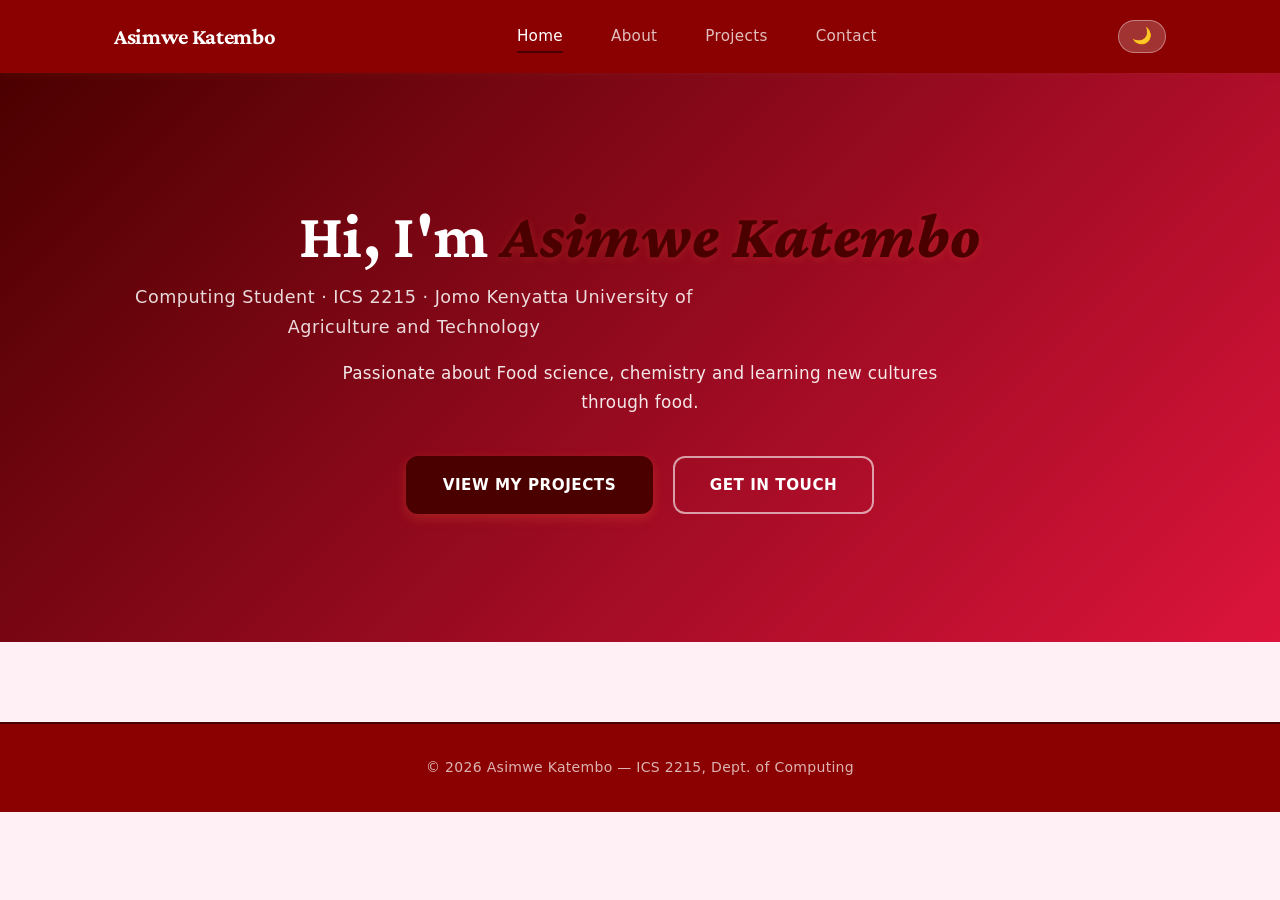
<file: index.html>
<!DOCTYPE html>
<html lang="en">
<head><link rel="preconnect" href="https://fonts.googleapis.com">
<link rel="preconnect" href="https://fonts.gstatic.com" crossorigin>
<link href="https://fonts.googleapis.com/css2?family=Crimson+Pro:ital,wght@0,200..900;1,200..900&display=swap" rel="stylesheet">
  <meta charset="UTF-8">
  <!-- REQUIRED for responsive design on mobile -->
  <meta name="viewport" content="width=device-width, initial-scale=1.0">
  <meta name="description" content="Portfolio of Asimwe Katembo — Computing student at Jomo Kenyatta University of Agriculture and Technology">
  <title>Asimwe Katembo | Portfolio</title>
  <link rel="stylesheet" href="style.css">
</head>
<body class="light">
  <!-- Skip link: allows keyboard users to skip the nav -->
  <a href="#main" class="skip-link">Skip to main content</a>

  <header>
    <div class="container">
      <a href="index.html" class="logo">Asimwe Katembo</a>
      <nav aria-label="Main navigation">
        <ul>
          <!-- Add class="active" to the current page's link -->
          <li><a href="index.html" class="active">Home</a></li>
          <li><a href="about.html">About</a></li>
          <li><a href="projects.html">Projects</a></li>
          <li><a href="contact.html">Contact</a></li>
        </ul>
      </nav>
      <button id="theme-toggle" class="theme-toggle" aria-label="Toggle theme">🌙</button>
    </div>
  </header>
  <main id="main">
    <!-- PAGE-SPECIFIC CONTENT GOES HERE --> 
  </main>
<section class="hero">
  <div class="container">
    <h1>Hi, I'm <span class="accent">Asimwe Katembo</span></h1>
    <p class="tagline">Computing Student · ICS 2215 · Jomo Kenyatta University of Agriculture and Technology</p>
    <p>Passionate about Food science, chemistry and learning new cultures through food.</p>
    <div class="hero-btns">
      <a href="projects.html" class="btn">View My Projects</a>
      <a href="contact.html" class="btn btn-outline">Get In Touch</a>
    </div>
  </div>
</section>
  <footer>
    <div class="container">
      <p>&copy; <span id="year"></span> Asimwe Katembo — ICS 2215, Dept. of Computing</p>
    </div>
  </footer>
  <script src="script.js"></script>
</body>
</html>
</file>
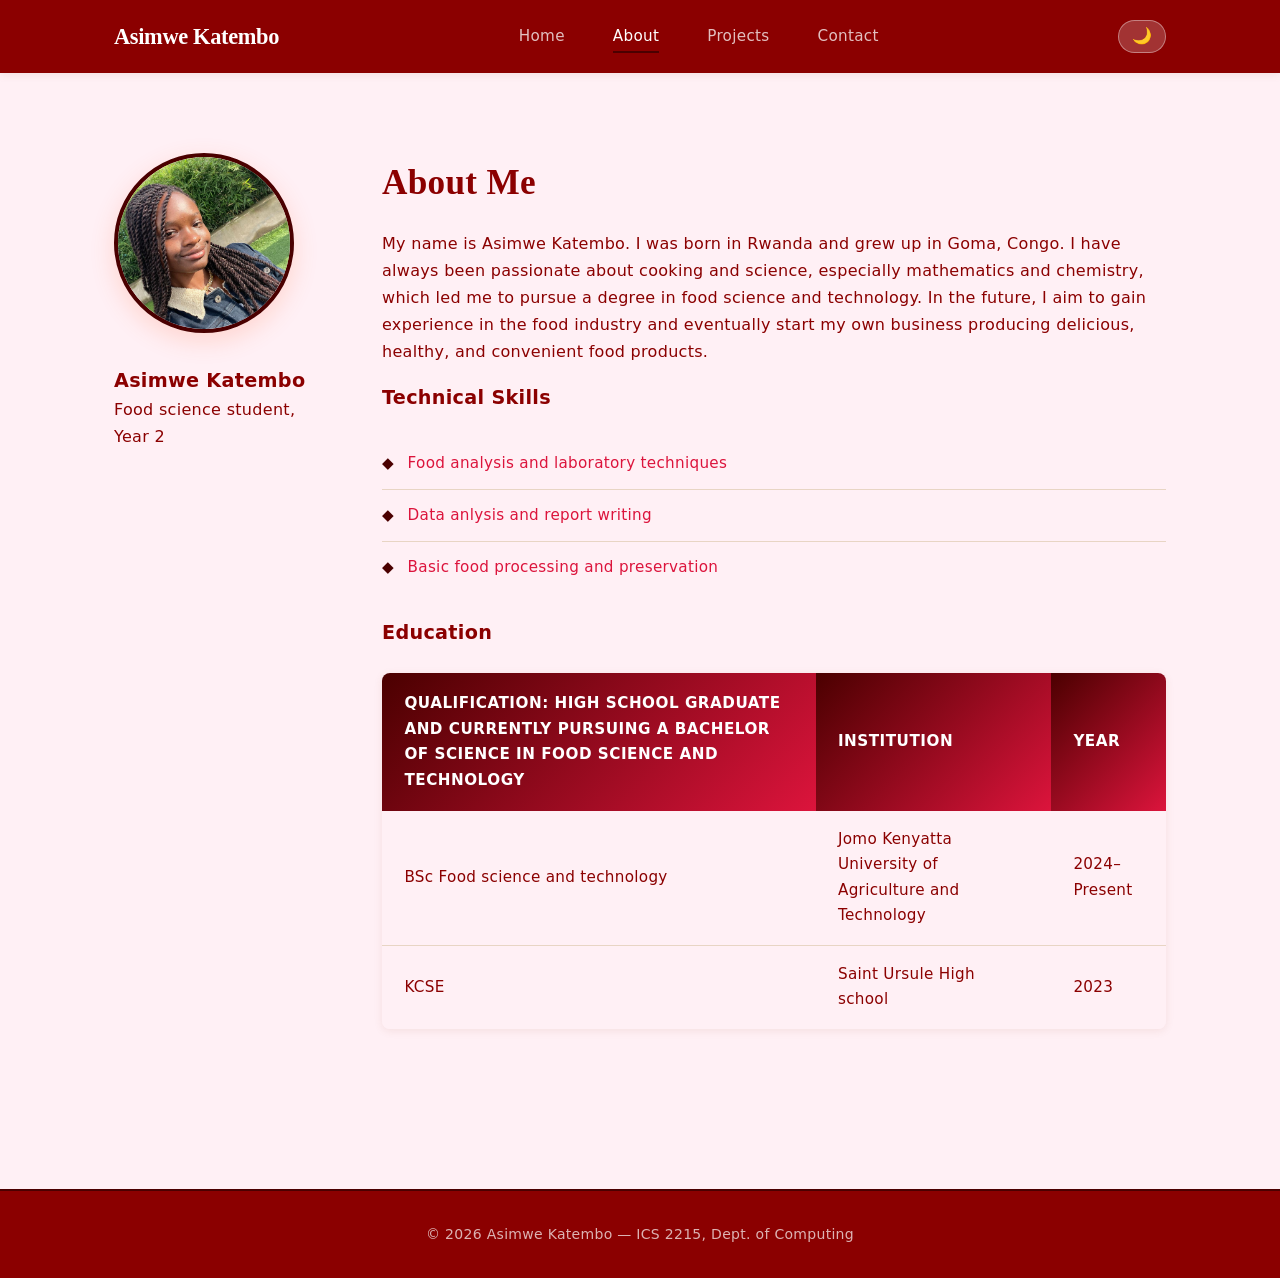
<file: about.html>
<!DOCTYPE html>
<html lang="en">
<head>
  <meta charset="UTF-8">
  <!-- REQUIRED for responsive design on mobile -->
  <meta name="viewport" content="width=device-width, initial-scale=1.0">
  <meta name="description" content="Portfolio of Asimwe Katembo — Computing student at Jomo Kenyatta University of Agriculture and Technology">
  <title>Asimwe Katembo | Portfolio</title>
  <link rel="stylesheet" href="style.css">
</head>
<body class="light">

  <!-- Skip link: allows keyboard users to skip the nav -->
  <a href="#main" class="skip-link">Skip to main content</a>

  <header>
    <div class="container">
      <a href="index.html" class="logo">Asimwe Katembo</a>
      <nav aria-label="Main navigation">
        <ul>
          <!-- Add class="active" to the current page's link -->
          <li><a href="index.html">Home</a></li>
          <li><a href="about.html" class="active">About</a></li>
          <li><a href="projects.html">Projects</a></li>
          <li><a href="contact.html">Contact</a></li>
        </ul>
      </nav>
      <button id="theme-toggle" class="theme-toggle" aria-label="Toggle theme">🌙</button>
    </div>
  </header>

  <main id="main">
    <!-- PAGE-SPECIFIC CONTENT GOES HERE -->
  </main>
<section class="about-section">
  <div class="container about-grid">

    <aside>
      <!-- Profile photo -->
      <img src="images/profile.jpg"
           alt="Asimwe Katembo — profile photo"
           class="profile-img">
      <h3>Asimwe Katembo</h3>
      <p class="role">Food science student, Year 2</p>
    </aside>

    <div>
      <h2>About Me</h2>
      <p>My name is Asimwe Katembo. I was born in Rwanda and grew up in Goma, Congo. I have always been passionate about cooking and science, especially mathematics and chemistry, which led me to pursue a degree in food science and technology. In the future, I aim to gain experience in the food industry and eventually start my own business producing delicious, healthy, and convenient food products.</p>

      <h3>Technical Skills</h3>
      <ul class="skills-list">
        <li>Food analysis and laboratory techniques</li>
        <li>Data anlysis and report writing</li>
        <li>Basic food processing and preservation</li>
        <!-- Add more skills -->
      </ul>

      <h3>Education</h3>
      <table>
        <thead>
          <tr><th>Qualification: High school graduate and currently pursuing a Bachelor of Science in Food Science and Technology</th><th>Institution</th><th>Year</th></tr>
        </thead>
        <tbody>
          <tr><td>BSc Food science and technology</td><td>Jomo Kenyatta University of Agriculture and Technology</td><td>2024–Present</td></tr>
          <tr><td>KCSE</td><td>Saint Ursule High school</td><td>2023</td></tr>
        </tbody>
      </table>
    </div>
  </div>
</section>
  <footer>
    <div class="container">
      <p>&copy; <span id="year"></span> Asimwe Katembo — ICS 2215, Dept. of Computing</p>
    </div>
  </footer>
  <script src="script.js"></script>
</body>
</html>
</file>
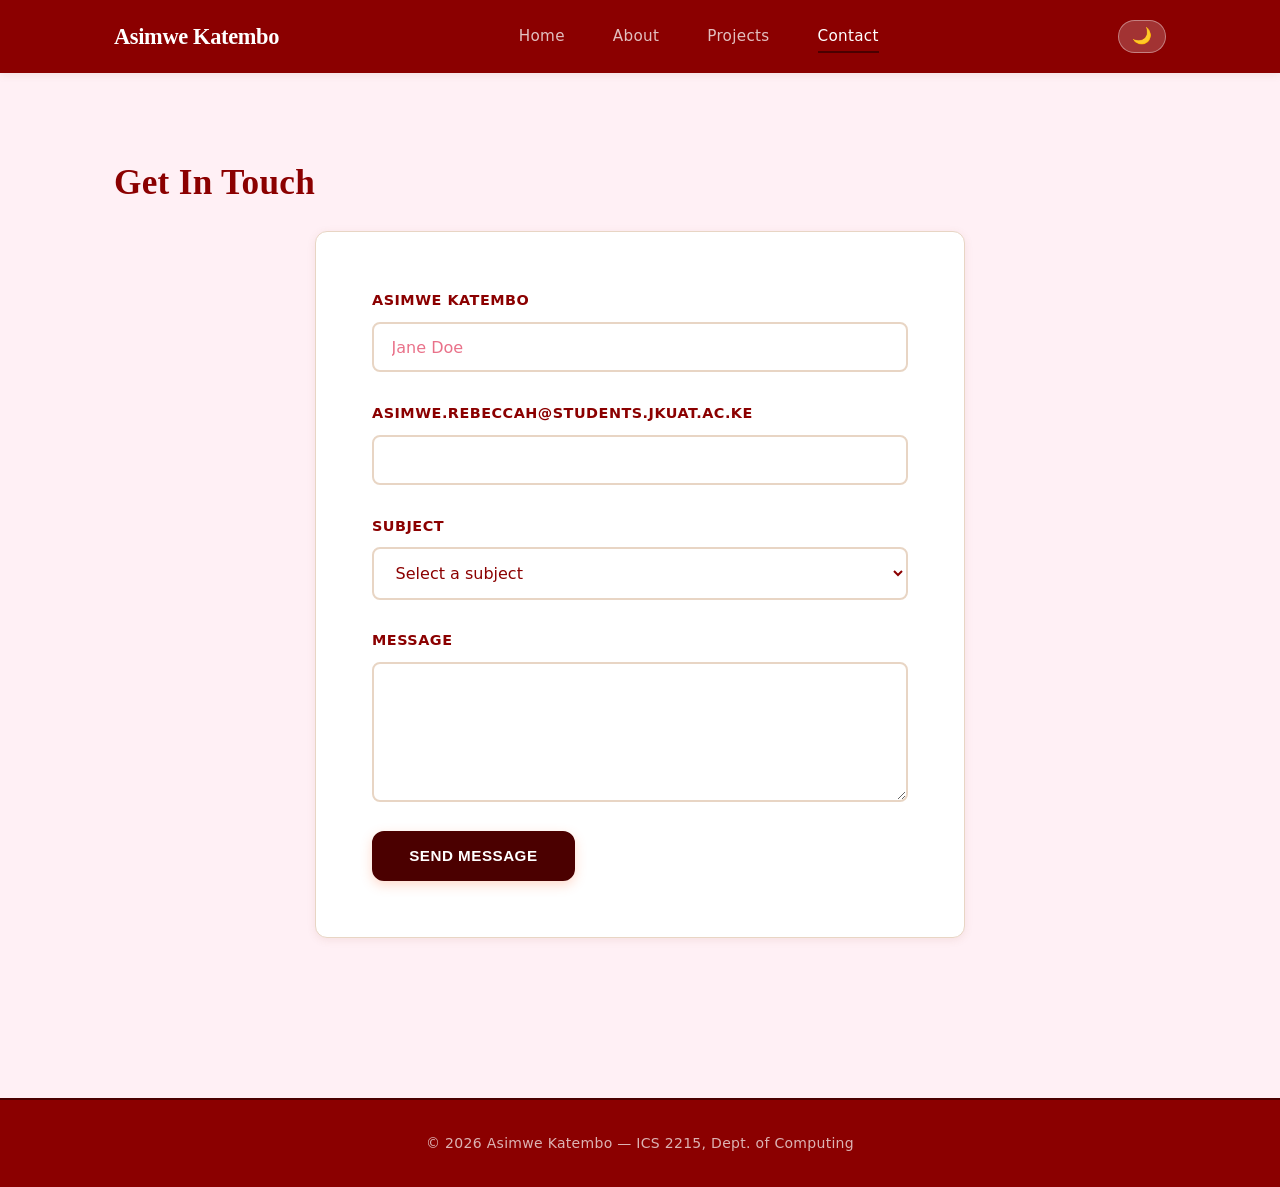
<file: contact.html>
<!DOCTYPE html>
<html lang="en">
<head>
  <meta charset="UTF-8">
  <!-- REQUIRED for responsive design on mobile -->
  <meta name="viewport" content="width=device-width, initial-scale=1.0">
  <meta name="description" content="Portfolio of Asimwe Katembo — Computing student at Jomo Kenyatta University of Agriculture and Technology">
  <title>Asimwe Katembo | Portfolio</title>
  <link rel="stylesheet" href="style.css">
</head>
<body class="light">

  <!-- Skip link: allows keyboard users to skip the nav -->
  <a href="#main" class="skip-link">Skip to main content</a>

  <header>
    <div class="container">
      <a href="index.html" class="logo">Asimwe Katembo</a>
      <nav aria-label="Main navigation">
        <ul>
          <!-- Add class="active" to the current page's link -->
          <li><a href="index.html">Home</a></li>
          <li><a href="about.html">About</a></li>
          <li><a href="projects.html">Projects</a></li>
          <li><a href="contact.html" class="active">Contact</a></li>
        </ul>
      </nav>
      <button id="theme-toggle" class="theme-toggle" aria-label="Toggle theme">🌙</button>
    </div>
  </header>

  <main id="main">
    <!-- PAGE-SPECIFIC CONTENT GOES HERE -->
  </main>
<section class="contact-section">
  <div class="container">
    <h2>Get In Touch</h2>
    <!-- action="#" keeps the form on the same page (no backend for this lab) -->
    <form class="contact-form" action="#" method="POST" novalidate>

      <div class="form-group">
        <label for="name">Asimwe katembo</label>
        <input type="text" id="name" name="name"
               placeholder="Jane Doe" required>
      </div>

      <div class="form-group">
        <label for="email">asimwe.rebeccah@students.jkuat.ac.ke</label>
        <input type="email" id="email" name="email" required>
      </div>

      <div class="form-group">
        <label for="subject">Subject</label>
        <select id="subject" name="subject">
          <option value="">Select a subject</option>
          <option>Collaboration</option>
          <option>Employment Opportunity</option>
          <option>General Enquiry</option>
        </select>
      </div>

      <div class="form-group">
        <label for="msg">Message</label>
        <textarea id="msg" name="message" rows="5" required></textarea>
      </div>

      <button type="submit" class="btn">Send Message</button>
    </form>
  </div>
</section>
  <footer>
    <div class="container">
      <p>&copy; <span id="year"></span> Asimwe Katembo — ICS 2215, Dept. of Computing</p>
    </div>
  </footer>
  <script src="script.js"></script>
</body>
</html>
</file>
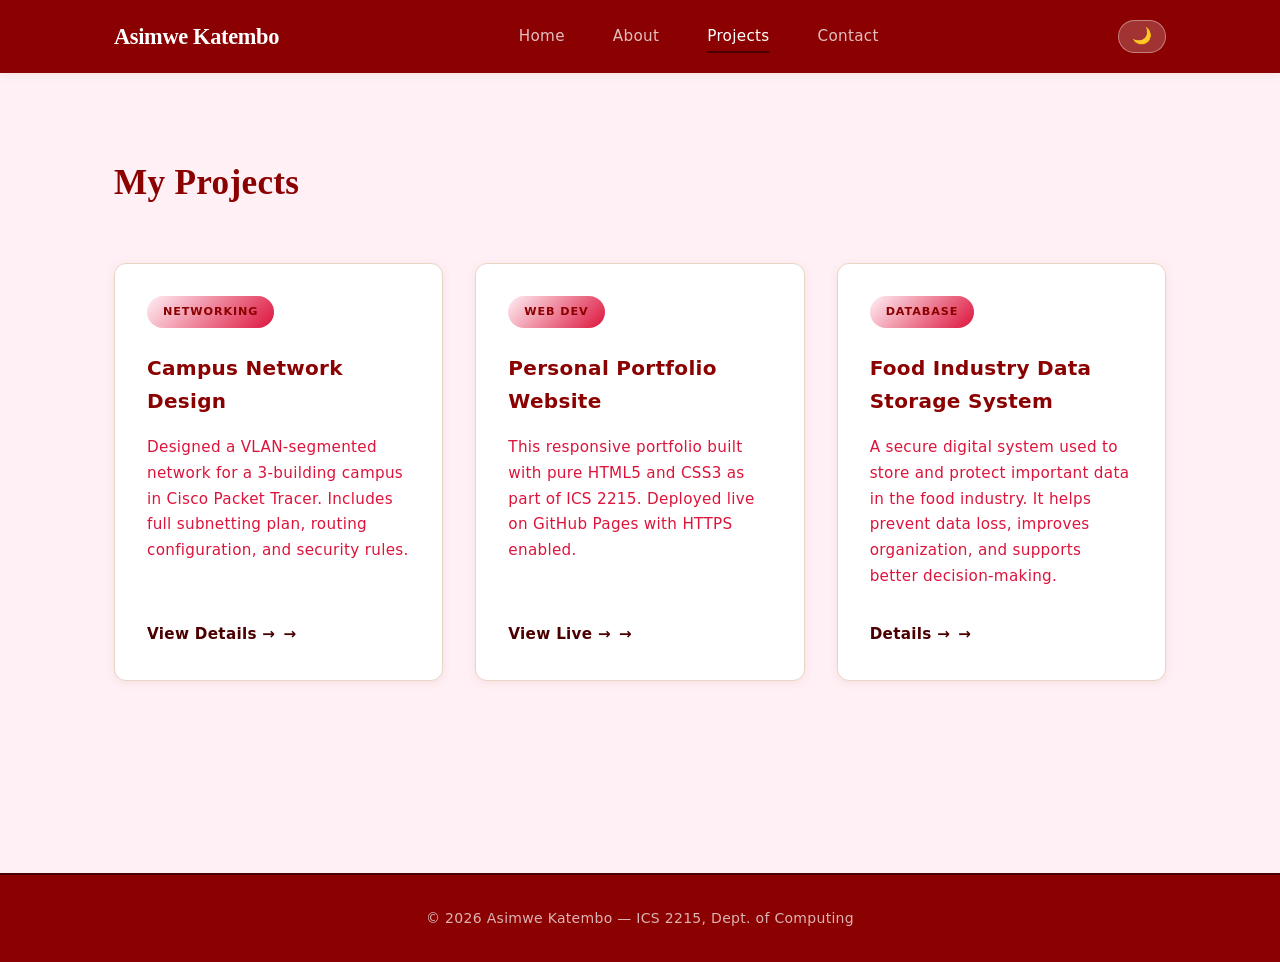
<file: projects.html>
<!DOCTYPE html>
<html lang="en">
<head>

  <meta charset="UTF-8">
  <!-- REQUIRED for responsive design on mobile -->
  <meta name="viewport" content="width=device-width, initial-scale=1.0">
  <meta name="description" content="Portfolio of Asimwe Katembo — Computing student at Jomo Kenyatta University of Agriculture and technology">
  <title>Asimwe Katembo | Portfolio</title>
  <link rel="stylesheet" href="style.css">
</head>
<body class="light">

  <!-- Skip link: allows keyboard users to skip the nav -->
  <a href="#main" class="skip-link">Skip to main content</a>

  <header>
    <div class="container">
      <a href="index.html" class="logo">Asimwe Katembo</a>
      <nav aria-label="Main navigation">
        <ul>
          <!-- Add class="active" to the current page's link -->
          <li><a href="index.html">Home</a></li>
          <li><a href="about.html">About</a></li>
          <li><a href="projects.html" class="active">Projects</a></li>
          <li><a href="contact.html">Contact</a></li>
        </ul>
      </nav>
      <button id="theme-toggle" class="theme-toggle" aria-label="Toggle theme">🌙</button>
    </div>
  </header>

  <main id="main">
    <!-- PAGE-SPECIFIC CONTENT GOES HERE -->
  </main>
<section class="projects-section">
  <div class="container">
    <h2>My Projects</h2>
    <div class="cards">

      <!-- Repeat this <article> block for each project (minimum 3) -->
      <article class="card">
        <span class="card-tag">Networking</span>
        <h3>Campus Network Design</h3>
        <p>Designed a VLAN-segmented network for a 3-building campus
        in Cisco Packet Tracer. Includes full subnetting plan,
        routing configuration, and security rules.</p>
        <a href="#" class="card-link">View Details →</a>
      </article>

      <article class="card">
        <span class="card-tag">Web Dev</span>
        <h3>Personal Portfolio Website</h3>
        <p>This responsive portfolio built with pure HTML5 and CSS3
        as part of ICS 2215. Deployed live on GitHub Pages
        with HTTPS enabled.</p>
        <a href="#" class="card-link">View Live →</a>
      </article>

      <article class="card">
        <span class="card-tag">Database</span>
        <h3>Food Industry Data Storage System</h3>
        <p>A secure digital system used to store and protect important data in the food industry. It helps prevent data loss, improves organization, and supports better decision-making.</p>
        <a href="#" class="card-link">Details →</a>
      </article>

    </div>
  </div>
</section>
  <footer>
    <div class="container">
      <p>&copy; <span id="year"></span> Asimwe Katembo — ICS 2215, Dept. of Computing</p>
    </div>
  </footer>
  <script src="script.js"></script>
</body>
</html>
</file>
<file: style.css>
/* === 1. RESET & BOX-SIZING === */
*, *::before, *::after {
  box-sizing: border-box;
  margin: 0;
  padding: 0;
}

html {
  scroll-behavior: smooth;
}

/* === 2. CSS CUSTOM PROPERTIES (Minimalist Feminine Color Palette) === */
:root {
  /* Color Palette: Very soft pink and very dark cherry red */
  --clr-rose-dust:     #FFF0F5;      /* Very soft pink background */
  --clr-crimson:       #4B0000;      /* Very dark cherry red for accents */
  --clr-persian-plum:  #DC143C;      /* Medium cherry for secondary */
  --clr-dark-sienna:   #8B0000;      /* Darker cherry for text */
  --clr-dark:          #141414;
  --clr-darkish:       #1F1F1F;
  --clr-text-light:    #F4F4F4;
  --clr-paper:         #1D1D21;
  
  /* Derived colors for consistency */
  --clr-primary:       var(--clr-dark-sienna);      /* Dark sienna for text */
  --clr-accent:        var(--clr-crimson);          /* Crimson for highlights */
  --clr-accent-light:  #E57373;                     /* Lighter crimson */
  --clr-bg:            var(--clr-rose-dust);        /* Rose dust background */
  --clr-white:         #FFFFFF;
  --clr-text:          var(--clr-dark-sienna);
  --clr-muted:         var(--clr-persian-plum);
  --clr-border:        #E8D5C4;                      /* Soft border */
  
  /* Design tokens - Minimalist */
  --radius:            8px;
  --radius-lg:         12px;
  --shadow:            0 2px 8px rgba(160, 82, 45, 0.1);
  --shadow-hover:      0 4px 16px rgba(220, 20, 60, 0.15);
  --max-width:         1100px;
  
  /* Typography */
  --font-serif:        'Crimson Pro', serif;
  --font-sans:         'Segoe UI', system-ui, -apple-system, sans-serif;
}

/* === 3. BASE TYPOGRAPHY === */
body {
  font-family: var(--font-sans);
  font-size: 16px;
  line-height: 1.68;
  color: var(--clr-text);
  background: var(--clr-bg);
  letter-spacing: 0.3px;
}

h1 { 
  font-family: var(--font-serif);
  font-size: clamp(2rem, 5vw, 3.8rem); 
  line-height: 1.1;
  font-weight: 700;
  color: var(--clr-primary);
}

h2 { 
  font-family: var(--font-serif);
  font-size: clamp(1.5rem, 4vw, 2.2rem);
  margin-bottom: 1.2rem;
  color: var(--clr-primary);
  font-weight: 700;
}

h3 { 
  font-size: 1.2rem;
  color: var(--clr-primary);
  font-weight: 600;
}

p {
  margin-bottom: 1rem;
}

a  { 
  color: var(--clr-accent);
  text-decoration: none;
  transition: color 0.25s ease;
}

a:hover {
  color: var(--clr-accent-light);
}

img { 
  max-width: 100%; 
  height: auto; 
  display: block;
  border-radius: var(--radius);
}

/* === 4. LAYOUT CONTAINER === */
.container {
  max-width: var(--max-width);
  margin: 0 auto;
  padding: 0 1.5rem;
}

/* === 5. SKIP LINK (accessibility) === */
.skip-link {
  position: absolute;
  top: -100px;
  left: 0;
  background: var(--clr-accent);
  color: white;
  padding: 0.65rem 1.2rem;
  z-index: 9999;
  text-decoration: none;
  border-radius: 0 0 var(--radius) 0;
  font-weight: 600;
}

.skip-link:focus { 
  top: 0; 
}

/* === 6. HEADER + NAVIGATION === */
header {
  background: var(--clr-primary);
  padding: 1.1rem 0;
  position: sticky;
  top: 0;
  z-index: 100;
  box-shadow: var(--shadow);
  transition: box-shadow 0.3s ease;
}

header:hover {
  box-shadow: 0 6px 20px rgba(62, 31, 31, 0.12);
}

header .container {
  display: flex;
  justify-content: space-between;
  align-items: center;
  flex-wrap: wrap;
  gap: 1rem;
}

.logo {
  font-family: var(--font-serif);
  font-size: 1.4rem;
  font-weight: 700;
  color: var(--clr-white);
  text-decoration: none;
  letter-spacing: -0.015em;
  transition: opacity 0.25s ease;
}

.logo:hover {
  opacity: 0.85;
}

nav ul {
  list-style: none;
  display: flex;
  gap: 2rem;
}

nav a {
  color: rgba(255, 255, 255, 0.75);
  text-decoration: none;
  font-size: 0.95rem;
  font-weight: 500;
  padding: 0.4rem 0;
  border-bottom: 2px solid transparent;
  transition: all 0.25s ease;
  position: relative;
}

nav a::after {
  content: '';
  position: absolute;
  bottom: -2px;
  left: 0;
  width: 0;
  height: 2px;
  background: var(--clr-accent);
  transition: width 0.25s ease;
}

nav a:hover::after,
nav a.active::after {
  width: 100%;
}

nav a:hover,
nav a.active {
  color: var(--clr-white);
}

/* === 7. HERO SECTION === */
.hero {
  background: linear-gradient(135deg, var(--clr-crimson) 0%, var(--clr-persian-plum) 100%);
  color: white;
  padding: 7rem 1.5rem;
  text-align: center;
  position: relative;
  overflow: hidden;
}

.hero .container {
  position: relative;
  z-index: 1;
  text-align: center;
}

.hero h1 {
  color: white;
  margin-bottom: 0.5rem;
  font-size: clamp(2.2rem, 6vw, 4rem);
}

.hero .accent {
  color: var(--clr-accent);
  font-style: italic;
  font-weight: 800;
  text-shadow: 0 2px 10px rgba(255, 107, 53, 0.2);
}

.hero .tagline {
  font-size: 1.1rem;
  opacity: 0.85;
  margin: 0.75rem 0 1rem;
  font-weight: 500;
  letter-spacing: 0.5px;
}

.hero p {
  max-width: 600px;
  margin: 0 auto 2.5rem;
  opacity: 0.9;
  font-size: 1.05rem;
  line-height: 1.7;
}

.hero-btns {
  display: flex;
  gap: 1.2rem;
  justify-content: center;
  flex-wrap: wrap;
}

/* === 8. BUTTONS === */
.btn {
  display: inline-block;
  padding: 0.9rem 2.2rem;
  background: var(--clr-accent);
  color: white;
  border-radius: var(--radius-lg);
  text-decoration: none;
  font-weight: 600;
  font-size: 0.95rem;
  border: 2px solid var(--clr-accent);
  cursor: pointer;
  transition: all 0.3s cubic-bezier(0.25, 0.46, 0.45, 0.94);
  box-shadow: 0 4px 12px rgba(255, 107, 53, 0.25);
  text-transform: uppercase;
  letter-spacing: 0.5px;
}

.btn:hover {
  background: var(--clr-accent-light);
  border-color: var(--clr-accent-light);
  box-shadow: 0 8px 24px rgba(255, 107, 53, 0.35);
  transform: translateY(-2px);
}

.btn:active {
  transform: translateY(0);
}

.btn-outline {
  background: transparent;
  border: 2px solid rgba(255, 255, 255, 0.6);
  color: white;
  box-shadow: none;
}

.btn-outline:hover {
  background: rgba(255, 255, 255, 0.1);
  border-color: white;
  color: white;
  box-shadow: 0 4px 12px rgba(255, 255, 255, 0.15);
}

/* === 9. PROJECT CARDS (CSS Grid) === */
.projects-section {
  padding: 5rem 0;
}

.cards {
  display: grid;
  grid-template-columns: repeat(auto-fit, minmax(280px, 1fr));
  gap: 2rem;
  padding: 2rem 0;
}

.card {
  background: var(--clr-white);
  border-radius: var(--radius-lg);
  padding: 2rem;
  border: 1px solid var(--clr-border);
  box-shadow: var(--shadow);
  display: flex;
  flex-direction: column;
  gap: 1rem;
  transition: all 0.3s cubic-bezier(0.25, 0.46, 0.45, 0.94);
  position: relative;
  overflow: hidden;
}

.card::before {
  content: '';
  position: absolute;
  top: 0;
  left: 0;
  width: 100%;
  height: 4px;
  background: linear-gradient(90deg, var(--clr-accent), var(--clr-green));
  opacity: 0;
  transition: opacity 0.3s ease;
}

.card:hover {
  transform: translateY(-6px);
  box-shadow: var(--shadow-hover);
  border-color: var(--clr-accent);
}

.card:hover::before {
  opacity: 1;
}

.card-tag {
  display: inline-block;
  background: linear-gradient(135deg, var(--clr-rose-dust), var(--clr-persian-plum));
  color: var(--clr-primary);
  font-size: 0.7rem;
  font-weight: 700;
  padding: 0.4rem 1rem;
  border-radius: 20px;
  text-transform: uppercase;
  letter-spacing: 0.08em;
  width: fit-content;
}

.card h3 {
  font-size: 1.25rem;
  color: var(--clr-primary);
  margin-top: 0.5rem;
}

.card p {
  font-size: 0.95rem;
  color: var(--clr-muted);
  flex: 1;
  line-height: 1.7;
}

.card-link {
  margin-top: auto;
  font-weight: 700;
  font-size: 0.95rem;
  color: var(--clr-accent);
  transition: all 0.25s ease;
  display: inline-flex;
  align-items: center;
  gap: 0.5rem;
}

.card-link::after {
  content: '→';
  transition: transform 0.25s ease;
}

.card:hover .card-link::after {
  transform: translateX(4px);
}

/* === 10. ABOUT PAGE === */
.about-section {
  padding: 5rem 0;
}

.profile-img {
  width: 180px;
  height: 180px;
  border-radius: 50%;
  object-fit: cover;
  margin-bottom: 2rem;
  border: 4px solid var(--clr-accent);
  box-shadow: 0 8px 25px rgba(255, 107, 53, 0.2);
  transition: transform 0.3s ease;
}

.profile-img:hover {
  transform: scale(1.05);
}

.about-grid {
  display: grid;
  gap: 2rem;
  align-items: start;
}

.skills-list {
  list-style: none;
  padding: 0;
  margin: 1.5rem 0;
}

.skills-list li {
  padding: 0.8rem 0;
  border-bottom: 1px solid var(--clr-border);
  font-size: 0.95rem;
  color: var(--clr-muted);
  transition: all 0.25s ease;
}

.skills-list li:last-child {
  border-bottom: none;
}

.skills-list li::before {
  content: "◆ ";
  color: var(--clr-accent);
  font-weight: 700;
  margin-right: 0.5rem;
}

.skills-list li:hover {
  color: var(--clr-accent);
  padding-left: 0.5rem;
}

table {
  width: 100%;
  border-collapse: collapse;
  margin-top: 1.5rem;
  border-radius: var(--radius);
  overflow: hidden;
  box-shadow: var(--shadow);
}

table th {
  background: linear-gradient(135deg, var(--clr-crimson), var(--clr-persian-plum));
  color: white;
  padding: 1.1rem 1.4rem;
  text-align: left;
  font-weight: 700;
  font-size: 0.95rem;
  text-transform: uppercase;
  letter-spacing: 0.5px;
}

table td {
  padding: 1rem 1.4rem;
  border-bottom: 1px solid var(--clr-border);
  font-size: 0.95rem;
  color: var(--clr-text);
}

table tr:last-child td {
  border-bottom: none;
}

table tr:nth-child(even) td {
  background: var(--clr-rose-dust);
}

table tr:hover td {
  background: var(--clr-rose-dust);
  transition: background 0.2s ease;
}

/* === 11. CONTACT FORM === */
.contact-section {
  padding: 5rem 0;
}

.contact-form {
  max-width: 650px;
  margin: 0 auto;
  background: var(--clr-white);
  padding: 3rem;
  border-radius: var(--radius-lg);
  border: 1px solid var(--clr-border);
  box-shadow: var(--shadow);
}

.form-group {
  display: flex;
  flex-direction: column;
  gap: 0.6rem;
  margin-bottom: 1.8rem;
}

label {
  font-size: 0.9rem;
  font-weight: 600;
  color: var(--clr-primary);
  text-transform: uppercase;
  letter-spacing: 0.5px;
}

input,
select,
textarea {
  width: 100%;
  padding: 0.85rem 1.1rem;
  border: 2px solid var(--clr-border);
  border-radius: var(--radius);
  font-size: 1rem;
  font-family: inherit;
  background: var(--clr-white);
  color: var(--clr-text);
  transition: all 0.25s ease;
}

input::placeholder,
textarea::placeholder {
  color: var(--clr-muted);
  opacity: 0.6;
}

input:focus,
select:focus,
textarea:focus {
  outline: none;
  border-color: var(--clr-accent);
  box-shadow: 0 0 0 4px rgba(255, 107, 53, 0.1);
  background: var(--clr-white);
}

textarea {
  resize: vertical;
  min-height: 140px;
  font-family: inherit;
}

/* === 12. FOOTER === */
footer {
  background: var(--clr-primary);
  color: rgba(255, 255, 255, 0.7);
  text-align: center;
  padding: 2rem 1.5rem;
  font-size: 0.875rem;
  margin-top: 5rem;
  border-top: 2px solid var(--clr-accent);
}

footer p {
  margin: 0;
}

/* === DARK THEME SUPPORT === */
body.light {
  background: var(--clr-bg);
  color: var(--clr-text);
}

body.dark {
  background: var(--clr-dark);
  color: var(--clr-text-light);
}

body.dark header,
body.dark footer {
  background: var(--clr-darkish);
}

body.dark .hero {
  background: linear-gradient(135deg, #2B0000 0%, #1A0000 100%);
}

body.dark .logo,
body.dark nav a,
body.dark footer,
body.dark .theme-toggle {
  color: var(--clr-text-light);
}

body.dark a {
  color: #90EE90;
}

.theme-toggle {
  background: rgba(255, 255, 255, 0.2);
  color: white;
  border: 1px solid rgba(255, 255, 255, 0.38);
  border-radius: 999px;
  padding: 0.45rem 0.8rem;
  cursor: pointer;
  font-size: 1rem;
  line-height: 1;
  transition: all 0.2s ease;
}

.theme-toggle:hover {
  transform: scale(1.03);
  background: rgba(255, 255, 255, 0.35);
}

/* === 13. RESPONSIVE MEDIA QUERIES === */

/* Tablet and above — 768px+ */
@media (min-width: 768px) {
  .about-grid {
    display: grid;
    grid-template-columns: 220px 1fr;
    gap: 3rem;
    align-items: start;
  }

  .hero {
    padding: 8.5rem 1.5rem;
  }

  nav ul {
    gap: 2.5rem;
  }

  .contact-form {
    padding: 3.5rem;
  }
}

/* Desktop — 1024px+ */
@media (min-width: 1024px) {
  .cards {
    grid-template-columns: repeat(3, 1fr);
  }

  .hero h1 {
    font-size: 4.2rem;
  }

  header .container {
    gap: 2rem;
  }

  nav ul {
    gap: 3rem;
  }
}

/* Mobile only — collapse nav to centre-aligned column */
@media (max-width: 599px) {
  header .container {
    flex-direction: column;
    text-align: center;
  }

  nav ul {
    gap: 1.2rem;
    flex-wrap: wrap;
    justify-content: center;
  }

  .hero {
    padding: 4rem 1rem;
  }

  .hero h1 {
    font-size: 2rem;
  }

  .hero-btns {
    flex-direction: column;
    gap: 1rem;
  }

  .btn {
    width: 100%;
  }

  .contact-form {
    padding: 1.8rem;
  }

  .cards {
    grid-template-columns: 1fr;
  }

  .about-grid {
    grid-template-columns: 1fr !important;
  }

  .profile-img {
    width: 140px;
    height: 140px;
    margin: 0 auto 1.5rem;
  }
}

/* Print — hide navigation and buttons */
@media print {
  header,
  footer,
  .btn,
  .hero-btns {
    display: none;
  }

  body {
    font-size: 12pt;
    color: black;
    background: rgb(255, 255, 255);
  }
}
/* === 13. RESPONSIVE MEDIA QUERIES === */

/* Tablet and above — 768px+ */
@media (min-width: 768px) {
  .about-grid {
    display: grid;
    grid-template-columns: 220px 1fr;
    gap: 3rem;
    align-items: start;
  }
  .hero { padding: 8rem 1.5rem; }
}

/* Desktop — 1024px+ */
@media (min-width: 1024px) {
  .cards   { grid-template-columns: repeat(3, 1fr); }
  .hero h1 { font-size: 4rem; }
}

/* Mobile only — collapse nav to centre-aligned column */
@media (max-width: 599px) {
  header .container {
    flex-direction: column;
    text-align: center;
  }
  nav ul {
    gap: 1rem;
    flex-wrap: wrap;
    justify-content: center;
  }
  .hero  { padding: 3.5rem 1rem; }
  .contact-form { padding: 1.5rem; }
}

/* Print — hide navigation and buttons */
@media print {
  header, footer, .btn, .hero-btns { display: none; }
  body { font-size: 12pt; color: black; background: white; }
}
</file>
